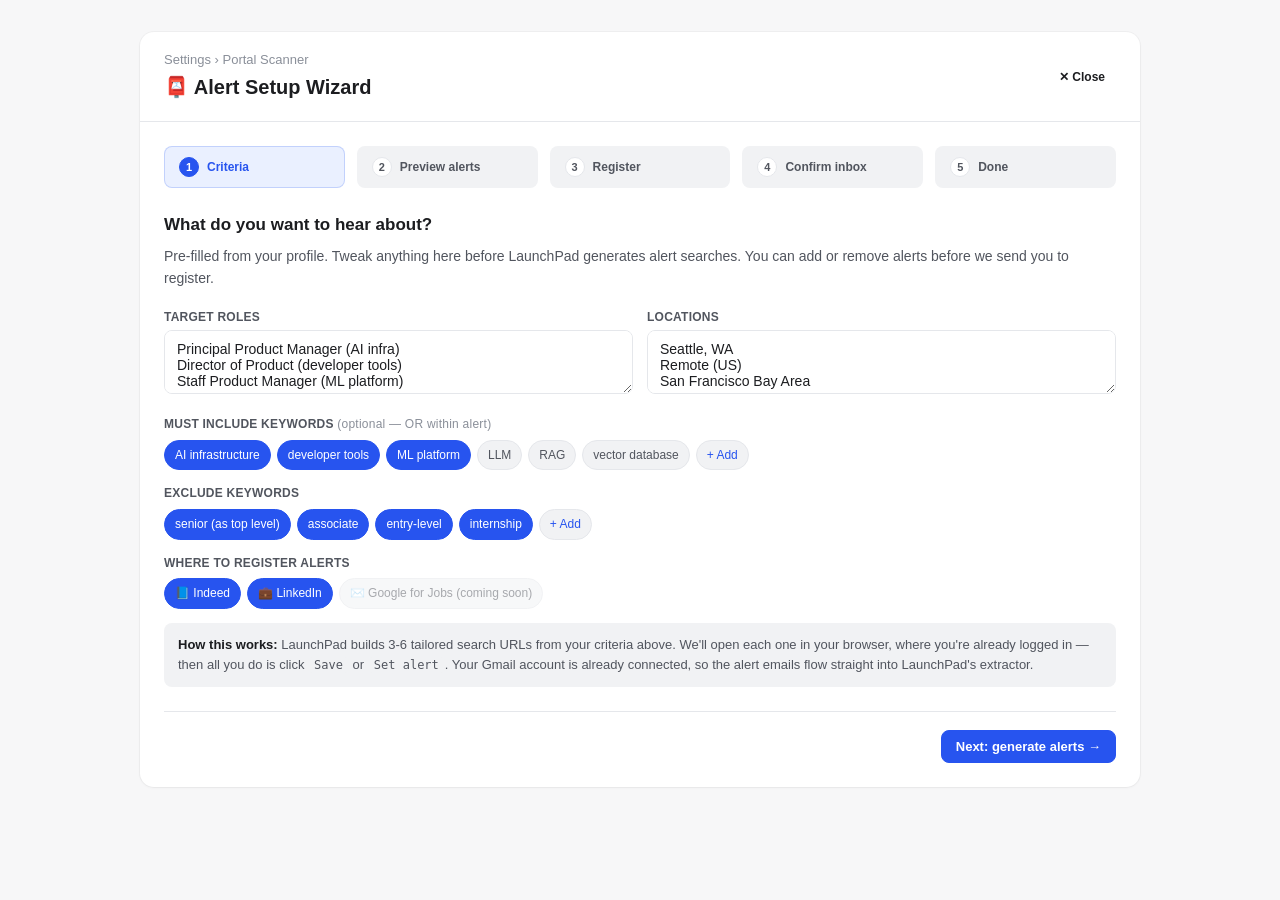
<file: frontend/mockups/alert-wizard.html>
<!doctype html>
<html lang="en">
<head>
  <meta charset="utf-8">
  <title>Alert Setup Wizard — LaunchPad mockup</title>
  <meta name="viewport" content="width=device-width, initial-scale=1">
  <style>
    :root{
      --bg0:#f7f7f8; --bg1:#ffffff; --bg2:#f1f2f4;
      --text1:#1c1d20; --text2:#51555e; --text3:#8a8f99;
      --border:#e5e7eb; --primary:#2754ef; --primary-soft:#eaf0ff;
      --green:#16a34a; --amber:#d97706; --indeed:#2164f3; --linkedin:#0a66c2;
      --radius:14px; --radius-sm:8px; --shadow-sm:0 1px 3px rgba(0,0,0,.04), 0 0 0 1px rgba(0,0,0,.03);
    }
    *{box-sizing:border-box}
    html,body{margin:0;padding:0;background:var(--bg0);color:var(--text1);font:14px/1.55 -apple-system,BlinkMacSystemFont,"Segoe UI",Roboto,sans-serif}
    .frame{max-width:1000px;margin:32px auto;background:var(--bg1);border-radius:var(--radius);box-shadow:var(--shadow-sm);overflow:hidden}
    .frame-head{padding:18px 24px;border-bottom:1px solid var(--border);display:flex;justify-content:space-between;align-items:center}
    .frame-head .crumbs{color:var(--text3);font-size:13px}
    .frame-head h1{margin:2px 0 0;font-size:20px;font-weight:700}
    .frame-body{padding:24px}
    .steps{display:flex;gap:12px;margin-bottom:24px}
    .step{flex:1;padding:10px 14px;border-radius:var(--radius-sm);background:var(--bg2);color:var(--text2);font-size:12px;font-weight:600;display:flex;gap:8px;align-items:center;border:1px solid transparent}
    .step.active{background:var(--primary-soft);color:var(--primary);border-color:rgba(39,84,239,.2)}
    .step.done{color:var(--green)}
    .step .n{width:20px;height:20px;border-radius:50%;background:var(--bg1);border:1px solid var(--border);display:inline-flex;align-items:center;justify-content:center;font-size:11px;font-weight:700;color:var(--text2)}
    .step.active .n{background:var(--primary);color:white;border-color:var(--primary)}
    .step.done .n{background:var(--green);color:white;border-color:var(--green)}
    .panel{display:none}
    .panel.active{display:block}
    h2{font-size:17px;margin:0 0 8px;font-weight:700}
    p.lede{color:var(--text2);margin:0 0 18px}
    .field{margin-bottom:14px}
    .field label{display:block;font-size:12px;font-weight:600;margin-bottom:4px;color:var(--text2);letter-spacing:.02em;text-transform:uppercase}
    .fi, textarea, select{width:100%;padding:10px 12px;border-radius:var(--radius-sm);border:1px solid var(--border);background:var(--bg1);font-size:14px;font-family:inherit;color:var(--text1)}
    .fi:focus, textarea:focus, select:focus{outline:none;border-color:var(--primary);box-shadow:0 0 0 3px rgba(39,84,239,.12)}
    textarea{resize:vertical;min-height:64px}
    .pill-row{display:flex;flex-wrap:wrap;gap:6px;margin-top:6px}
    .pill{padding:5px 10px;border-radius:999px;background:var(--bg2);border:1px solid var(--border);color:var(--text2);font-size:12px;cursor:pointer}
    .pill.on{background:var(--primary);color:white;border-color:var(--primary)}
    .row{display:grid;grid-template-columns:1fr 1fr;gap:14px}
    .cards{display:flex;flex-direction:column;gap:10px}
    .alert-card{border:1px solid var(--border);border-radius:var(--radius-sm);padding:14px 16px;background:var(--bg1);display:grid;grid-template-columns:32px 1fr auto;gap:14px;align-items:start}
    .alert-card.gone{opacity:.45}
    .alert-card .plat{font-size:11px;font-weight:700;letter-spacing:.06em;text-transform:uppercase;color:var(--indeed);padding:3px 6px;background:rgba(33,100,243,.08);border-radius:4px;display:inline-block;margin-right:6px}
    .alert-card .plat.linkedin{color:var(--linkedin);background:rgba(10,102,194,.08)}
    .alert-card .title{font-weight:600;font-size:14px}
    .alert-card .meta{font-size:12px;color:var(--text2);margin-top:3px}
    .alert-card .buttons{display:flex;gap:6px;align-items:center}
    .alert-card .icon{width:32px;height:32px;border-radius:50%;background:var(--bg2);display:flex;align-items:center;justify-content:center;font-size:16px}
    .btn{padding:8px 14px;border-radius:var(--radius-sm);border:1px solid var(--border);background:var(--bg1);cursor:pointer;font-size:13px;font-weight:600;color:var(--text1);font-family:inherit}
    .btn:hover{background:var(--bg2)}
    .btn-primary{background:var(--primary);border-color:var(--primary);color:#fff}
    .btn-primary:hover{filter:brightness(0.95);background:var(--primary)}
    .btn-sm{padding:5px 10px;font-size:12px}
    .btn-ghost{background:transparent;border-color:transparent}
    .btn-link{color:var(--primary);background:transparent;border:none;cursor:pointer;text-decoration:underline;font-size:12px;padding:2px}
    .status-pill{font-size:11px;font-weight:700;padding:3px 8px;border-radius:999px}
    .status-pill.queued{background:var(--bg2);color:var(--text2)}
    .status-pill.opened{background:#fef3c7;color:#92400e}
    .status-pill.confirmed{background:#dcfce7;color:#15803d}
    .nav{display:flex;justify-content:space-between;margin-top:24px;padding-top:18px;border-top:1px solid var(--border)}
    .notice{padding:12px 14px;border-radius:var(--radius-sm);background:var(--bg2);color:var(--text2);font-size:13px;margin:14px 0}
    .notice strong{color:var(--text1)}
    .kbd{font-family:'SF Mono',Menlo,Consolas,monospace;font-size:12px;background:var(--bg2);padding:1px 6px;border-radius:4px}
    .step-5-summary{display:grid;grid-template-columns:1fr 1fr;gap:16px;margin-bottom:20px}
    .summary-card{background:var(--bg2);padding:16px;border-radius:var(--radius-sm);text-align:center}
    .summary-card .big{font-size:28px;font-weight:700;color:var(--primary);display:block;margin-bottom:4px}
    .summary-card .lbl{font-size:12px;color:var(--text2);font-weight:600;text-transform:uppercase;letter-spacing:.04em}
    details{margin-top:10px;padding:10px 14px;background:var(--bg2);border-radius:var(--radius-sm);font-size:13px}
    details summary{cursor:pointer;color:var(--primary);font-weight:600}
    details[open] summary{margin-bottom:8px}
    code.url{font-family:'SF Mono',Menlo,Consolas,monospace;font-size:12px;word-break:break-all;color:var(--text2);display:block;padding:8px;background:var(--bg1);border-radius:4px;margin-top:6px;border:1px solid var(--border)}
  </style>
</head>
<body>

<div class="frame">
  <div class="frame-head">
    <div>
      <div class="crumbs">Settings › Portal Scanner</div>
      <h1>📮 Alert Setup Wizard</h1>
    </div>
    <button class="btn btn-ghost btn-sm" onclick="alert('Would exit back to Scanner settings')">✕ Close</button>
  </div>

  <div class="frame-body">

    <div class="steps">
      <div class="step active" id="s1"><span class="n">1</span>Criteria</div>
      <div class="step" id="s2"><span class="n">2</span>Preview alerts</div>
      <div class="step" id="s3"><span class="n">3</span>Register</div>
      <div class="step" id="s4"><span class="n">4</span>Confirm inbox</div>
      <div class="step" id="s5"><span class="n">5</span>Done</div>
    </div>

    <!-- PANEL 1: Criteria (pre-filled from profile) -->
    <div class="panel active" data-panel="1">
      <h2>What do you want to hear about?</h2>
      <p class="lede">Pre-filled from your profile. Tweak anything here before LaunchPad generates alert searches. You can add or remove alerts before we send you to register.</p>

      <div class="row">
        <div class="field">
          <label>Target roles</label>
          <textarea id="targetRoles">Principal Product Manager (AI infra)
Director of Product (developer tools)
Staff Product Manager (ML platform)</textarea>
        </div>
        <div class="field">
          <label>Locations</label>
          <textarea id="locations">Seattle, WA
Remote (US)
San Francisco Bay Area</textarea>
        </div>
      </div>

      <div class="field">
        <label>Must include keywords <span style="color:var(--text3);font-weight:400;text-transform:none">(optional — OR within alert)</span></label>
        <div class="pill-row">
          <span class="pill on">AI infrastructure</span>
          <span class="pill on">developer tools</span>
          <span class="pill on">ML platform</span>
          <span class="pill">LLM</span>
          <span class="pill">RAG</span>
          <span class="pill">vector database</span>
          <span class="pill" style="color:var(--primary);cursor:pointer">+ Add</span>
        </div>
      </div>

      <div class="field">
        <label>Exclude keywords</label>
        <div class="pill-row">
          <span class="pill on">senior (as top level)</span>
          <span class="pill on">associate</span>
          <span class="pill on">entry-level</span>
          <span class="pill on">internship</span>
          <span class="pill" style="color:var(--primary);cursor:pointer">+ Add</span>
        </div>
      </div>

      <div class="field">
        <label>Where to register alerts</label>
        <div class="pill-row">
          <span class="pill on">📘 Indeed</span>
          <span class="pill on">💼 LinkedIn</span>
          <span class="pill" style="opacity:.5">✉️ Google for Jobs (coming soon)</span>
        </div>
      </div>

      <div class="notice">
        <strong>How this works:</strong> LaunchPad builds 3-6 tailored search URLs from your criteria above. We'll open each one in your browser, where you're already logged in — then all you do is click <span class="kbd">Save</span> or <span class="kbd">Set alert</span>. Your Gmail account is already connected, so the alert emails flow straight into LaunchPad's extractor.
      </div>

      <div class="nav">
        <span></span>
        <button class="btn btn-primary" onclick="goto(2)">Next: generate alerts →</button>
      </div>
    </div>

    <!-- PANEL 2: Preview generated alerts -->
    <div class="panel" data-panel="2">
      <h2>LaunchPad generated 5 alerts from your criteria</h2>
      <p class="lede">Each row corresponds to one alert LaunchPad will have you register. Toggle off anything you don't want, or click "Edit" to tweak the search. Click a URL to preview exactly what the search page will look like.</p>

      <div class="cards">
        <div class="alert-card">
          <div class="icon">📘</div>
          <div>
            <div><span class="plat">Indeed</span><span class="title">Principal PM · AI infrastructure · Seattle or Remote</span></div>
            <div class="meta">Keywords: "principal product manager" AI infrastructure · Location: Seattle, WA or Remote · Posted in last 7 days</div>
            <details><summary>Show URL</summary>
              <code class="url">https://www.indeed.com/jobs?q=%22principal+product+manager%22+AI+infrastructure&l=Seattle%2C+WA&fromage=7&sc=0kf%3Aexplvl%28SENIOR_LEVEL%29%3B</code>
            </details>
          </div>
          <div class="buttons">
            <button class="btn btn-sm">Edit</button>
            <button class="btn btn-sm btn-ghost" onclick="this.closest('.alert-card').classList.toggle('gone')">Remove</button>
          </div>
        </div>

        <div class="alert-card">
          <div class="icon">📘</div>
          <div>
            <div><span class="plat">Indeed</span><span class="title">Director of Product · Developer tools</span></div>
            <div class="meta">Keywords: "director of product" developer tools · Location: Bay Area · Remote also allowed</div>
            <details><summary>Show URL</summary>
              <code class="url">https://www.indeed.com/jobs?q=%22director+of+product%22+%22developer+tools%22&l=San+Francisco+Bay+Area&fromage=7</code>
            </details>
          </div>
          <div class="buttons">
            <button class="btn btn-sm">Edit</button>
            <button class="btn btn-sm btn-ghost" onclick="this.closest('.alert-card').classList.toggle('gone')">Remove</button>
          </div>
        </div>

        <div class="alert-card">
          <div class="icon">📘</div>
          <div>
            <div><span class="plat">Indeed</span><span class="title">Staff PM · ML platform</span></div>
            <div class="meta">Keywords: "staff product manager" ML platform · Remote (US) · Posted in last 7 days</div>
            <details><summary>Show URL</summary>
              <code class="url">https://www.indeed.com/jobs?q=%22staff+product+manager%22+ML+platform&l=Remote&fromage=7</code>
            </details>
          </div>
          <div class="buttons">
            <button class="btn btn-sm">Edit</button>
            <button class="btn btn-sm btn-ghost" onclick="this.closest('.alert-card').classList.toggle('gone')">Remove</button>
          </div>
        </div>

        <div class="alert-card">
          <div class="icon">💼</div>
          <div>
            <div><span class="plat linkedin">LinkedIn</span><span class="title">Principal PM · AI infra · Seattle + Remote</span></div>
            <div class="meta">Keywords: Principal Product Manager AI infrastructure · Seattle, WA · Remote allowed · Past week</div>
            <details><summary>Show URL</summary>
              <code class="url">https://www.linkedin.com/jobs/search/?keywords=Principal%20Product%20Manager%20AI%20infrastructure&location=Seattle%2C%20Washington&f_TPR=r604800&f_E=5%2C6&f_WT=2</code>
            </details>
          </div>
          <div class="buttons">
            <button class="btn btn-sm">Edit</button>
            <button class="btn btn-sm btn-ghost" onclick="this.closest('.alert-card').classList.toggle('gone')">Remove</button>
          </div>
        </div>

        <div class="alert-card">
          <div class="icon">💼</div>
          <div>
            <div><span class="plat linkedin">LinkedIn</span><span class="title">Director Product · Dev tools · Bay Area</span></div>
            <div class="meta">Keywords: Director Product developer tools · San Francisco Bay Area · Past 24 hours</div>
            <details><summary>Show URL</summary>
              <code class="url">https://www.linkedin.com/jobs/search/?keywords=Director%20Product%20developer%20tools&location=San%20Francisco%20Bay%20Area&f_TPR=r86400&f_E=6%2C7</code>
            </details>
          </div>
          <div class="buttons">
            <button class="btn btn-sm">Edit</button>
            <button class="btn btn-sm btn-ghost" onclick="this.closest('.alert-card').classList.toggle('gone')">Remove</button>
          </div>
        </div>
      </div>

      <button class="btn btn-link" style="margin-top:8px" onclick="alert('Would regenerate with your criteria')">↻ Regenerate suggestions</button>

      <div class="nav">
        <button class="btn" onclick="goto(1)">← Back</button>
        <button class="btn btn-primary" onclick="goto(3)">Next: register in browser →</button>
      </div>
    </div>

    <!-- PANEL 3: Register -->
    <div class="panel" data-panel="3">
      <h2>Register your alerts, one click at a time</h2>
      <p class="lede">For each row, click <strong>Open search</strong>. You'll land on the exact pre-filtered results page on Indeed or LinkedIn. Hit <span class="kbd">Save alert</span> or the equivalent bell icon, then come back here and mark it done. You stay logged in the whole time — we never see your password.</p>

      <div class="cards">
        <div class="alert-card" id="a1">
          <div class="icon">📘</div>
          <div>
            <div><span class="plat">Indeed</span><span class="title">Principal PM · AI infrastructure · Seattle or Remote</span></div>
            <div class="meta">On Indeed: click the bell 🔔 at the top of the results page and choose "Daily" or "Weekly"</div>
          </div>
          <div class="buttons">
            <span id="status-a1" class="status-pill queued">Not started</span>
            <button class="btn btn-primary btn-sm" onclick="openAndMark('a1', 'https://www.indeed.com/jobs?q=%22principal+product+manager%22+AI+infrastructure&l=Seattle%2C+WA&fromage=7')">↗ Open search</button>
            <button class="btn btn-sm" onclick="markDone('a1')">✓ Done</button>
          </div>
        </div>

        <div class="alert-card" id="a2">
          <div class="icon">📘</div>
          <div>
            <div><span class="plat">Indeed</span><span class="title">Director of Product · Developer tools</span></div>
            <div class="meta">On Indeed: click the bell 🔔 at the top of the results page and choose "Daily" or "Weekly"</div>
          </div>
          <div class="buttons">
            <span id="status-a2" class="status-pill queued">Not started</span>
            <button class="btn btn-primary btn-sm" onclick="openAndMark('a2', 'https://www.indeed.com/jobs?q=%22director+of+product%22+%22developer+tools%22&l=San+Francisco+Bay+Area&fromage=7')">↗ Open search</button>
            <button class="btn btn-sm" onclick="markDone('a2')">✓ Done</button>
          </div>
        </div>

        <div class="alert-card" id="a3">
          <div class="icon">📘</div>
          <div>
            <div><span class="plat">Indeed</span><span class="title">Staff PM · ML platform</span></div>
            <div class="meta">On Indeed: click the bell 🔔 at the top of the results page and choose "Daily" or "Weekly"</div>
          </div>
          <div class="buttons">
            <span id="status-a3" class="status-pill queued">Not started</span>
            <button class="btn btn-primary btn-sm" onclick="openAndMark('a3', 'https://www.indeed.com/jobs?q=%22staff+product+manager%22+ML+platform&l=Remote&fromage=7')">↗ Open search</button>
            <button class="btn btn-sm" onclick="markDone('a3')">✓ Done</button>
          </div>
        </div>

        <div class="alert-card" id="a4">
          <div class="icon">💼</div>
          <div>
            <div><span class="plat linkedin">LinkedIn</span><span class="title">Principal PM · AI infra · Seattle + Remote</span></div>
            <div class="meta">On LinkedIn: click the green bell above the job list and set frequency to "Daily" — LinkedIn sends the alert to the email on your LinkedIn account</div>
          </div>
          <div class="buttons">
            <span id="status-a4" class="status-pill queued">Not started</span>
            <button class="btn btn-primary btn-sm" onclick="openAndMark('a4', 'https://www.linkedin.com/jobs/search/?keywords=Principal%20Product%20Manager%20AI%20infrastructure&location=Seattle%2C%20Washington&f_TPR=r604800')">↗ Open search</button>
            <button class="btn btn-sm" onclick="markDone('a4')">✓ Done</button>
          </div>
        </div>

        <div class="alert-card" id="a5">
          <div class="icon">💼</div>
          <div>
            <div><span class="plat linkedin">LinkedIn</span><span class="title">Director Product · Dev tools · Bay Area</span></div>
            <div class="meta">On LinkedIn: click the green bell above the job list and set frequency to "Daily"</div>
          </div>
          <div class="buttons">
            <span id="status-a5" class="status-pill queued">Not started</span>
            <button class="btn btn-primary btn-sm" onclick="openAndMark('a5', 'https://www.linkedin.com/jobs/search/?keywords=Director%20Product%20developer%20tools&location=San%20Francisco%20Bay%20Area&f_TPR=r86400')">↗ Open search</button>
            <button class="btn btn-sm" onclick="markDone('a5')">✓ Done</button>
          </div>
        </div>
      </div>

      <div class="notice" style="margin-top:16px">
        <strong>Tip:</strong> If the same alert email address is already connected to LaunchPad (Gmail Feed), you don't need to do anything else. Otherwise, go to Gmail Feed and connect the account receiving these alerts.
      </div>

      <div class="nav">
        <button class="btn" onclick="goto(2)">← Back</button>
        <button class="btn btn-primary" onclick="goto(4)">Next: confirm inbox →</button>
      </div>
    </div>

    <!-- PANEL 4: Confirm inbox -->
    <div class="panel" data-panel="4">
      <h2>Make sure alerts land in a Gmail account LaunchPad watches</h2>
      <p class="lede">Indeed and LinkedIn send alerts to whatever email is on your account there. LaunchPad auto-extracts listings from any Gmail inbox you've connected.</p>

      <div class="notice" style="background:#dcfce7;color:#166534">
        ✓ Gmail account <strong>yourname@gmail.com</strong> is connected and actively syncing. Alerts sent here will be processed automatically.
      </div>

      <div class="notice">
        ℹ️ If LinkedIn sends alerts to your personal LinkedIn email (<strong>yourname.personal@gmail.com</strong>) that's <em>not</em> connected, go to <strong>Gmail Feed → Connect account</strong>. Or change your LinkedIn notification email to one that's already watched.
      </div>

      <details>
        <summary>Advanced: set sender filters in Gmail</summary>
        <p style="color:var(--text2);margin:8px 0">
          If you want extra signal about alert emails, create a Gmail filter:
          <br>From: <span class="kbd">alert@indeed.com</span> OR <span class="kbd">jobs-listings@linkedin.com</span>
          <br>Apply label: <span class="kbd">LaunchPad / Job Alerts</span>
          <br>
          <br>LaunchPad will still extract listings either way — this just helps you see them at a glance.
        </p>
      </details>

      <div class="nav">
        <button class="btn" onclick="goto(3)">← Back</button>
        <button class="btn btn-primary" onclick="goto(5)">I'm all set →</button>
      </div>
    </div>

    <!-- PANEL 5: Done summary -->
    <div class="panel" data-panel="5">
      <h2>✅ You're wired up</h2>
      <p class="lede">LaunchPad now has a funnel from Indeed + LinkedIn → Gmail → Pipeline. Keep an eye on the Gmail Feed page for the first batch — it usually takes a day for the first alerts to land.</p>

      <div class="step-5-summary">
        <div class="summary-card"><span class="big">5</span><span class="lbl">Alerts registered</span></div>
        <div class="summary-card"><span class="big">1</span><span class="lbl">Gmail account watching</span></div>
      </div>

      <div class="notice">
        <strong>What happens next:</strong>
        <ul style="margin:6px 0 0;padding-left:20px;color:var(--text2)">
          <li>Indeed sends a daily digest around 7am local time</li>
          <li>LinkedIn sends the first alert within 24 hours of saving</li>
          <li>Each digest usually contains 5-20 roles after LinkedIn's filter, 10-40 from Indeed</li>
          <li>LaunchPad auto-extracts each listing and evaluates the top matches</li>
          <li>You'll see them on your <strong>Pipeline</strong> board under "Evaluated"</li>
        </ul>
      </div>

      <div class="notice" style="background:#fef9c3;color:#713f12">
        <strong>Heads-up:</strong> alerts expire if you don't engage with the emails. If you start ignoring them, Indeed/LinkedIn will stop sending. Come back to this wizard once a month to refresh or tune criteria.
      </div>

      <div class="nav">
        <button class="btn" onclick="goto(1); resetAllStatus()">Register more alerts</button>
        <button class="btn btn-primary" onclick="alert('Would return to Scanner settings')">Done — back to Scanner</button>
      </div>
    </div>

  </div>
</div>

<script>
  function goto(n){
    document.querySelectorAll('.panel').forEach(p=>p.classList.remove('active'));
    document.querySelector(`.panel[data-panel="${n}"]`).classList.add('active');
    // step pills
    for(let i=1;i<=5;i++){
      const s=document.getElementById('s'+i);
      s.classList.remove('active','done');
      if(i<n) s.classList.add('done');
      if(i===n) s.classList.add('active');
    }
    window.scrollTo({top:0,behavior:'smooth'});
  }

  function openAndMark(id, url){
    const pill = document.getElementById('status-'+id);
    pill.textContent = 'Opened — waiting';
    pill.classList.remove('queued','confirmed');
    pill.classList.add('opened');
    window.open(url, '_blank');
  }
  function markDone(id){
    const pill = document.getElementById('status-'+id);
    pill.textContent = '✓ Registered';
    pill.classList.remove('queued','opened');
    pill.classList.add('confirmed');
  }
  function resetAllStatus(){
    document.querySelectorAll('.status-pill').forEach(p=>{
      p.textContent='Not started';
      p.classList.remove('opened','confirmed');
      p.classList.add('queued');
    });
    document.querySelectorAll('.alert-card').forEach(c=>c.classList.remove('gone'));
  }
</script>
</body>
</html>
</file>
